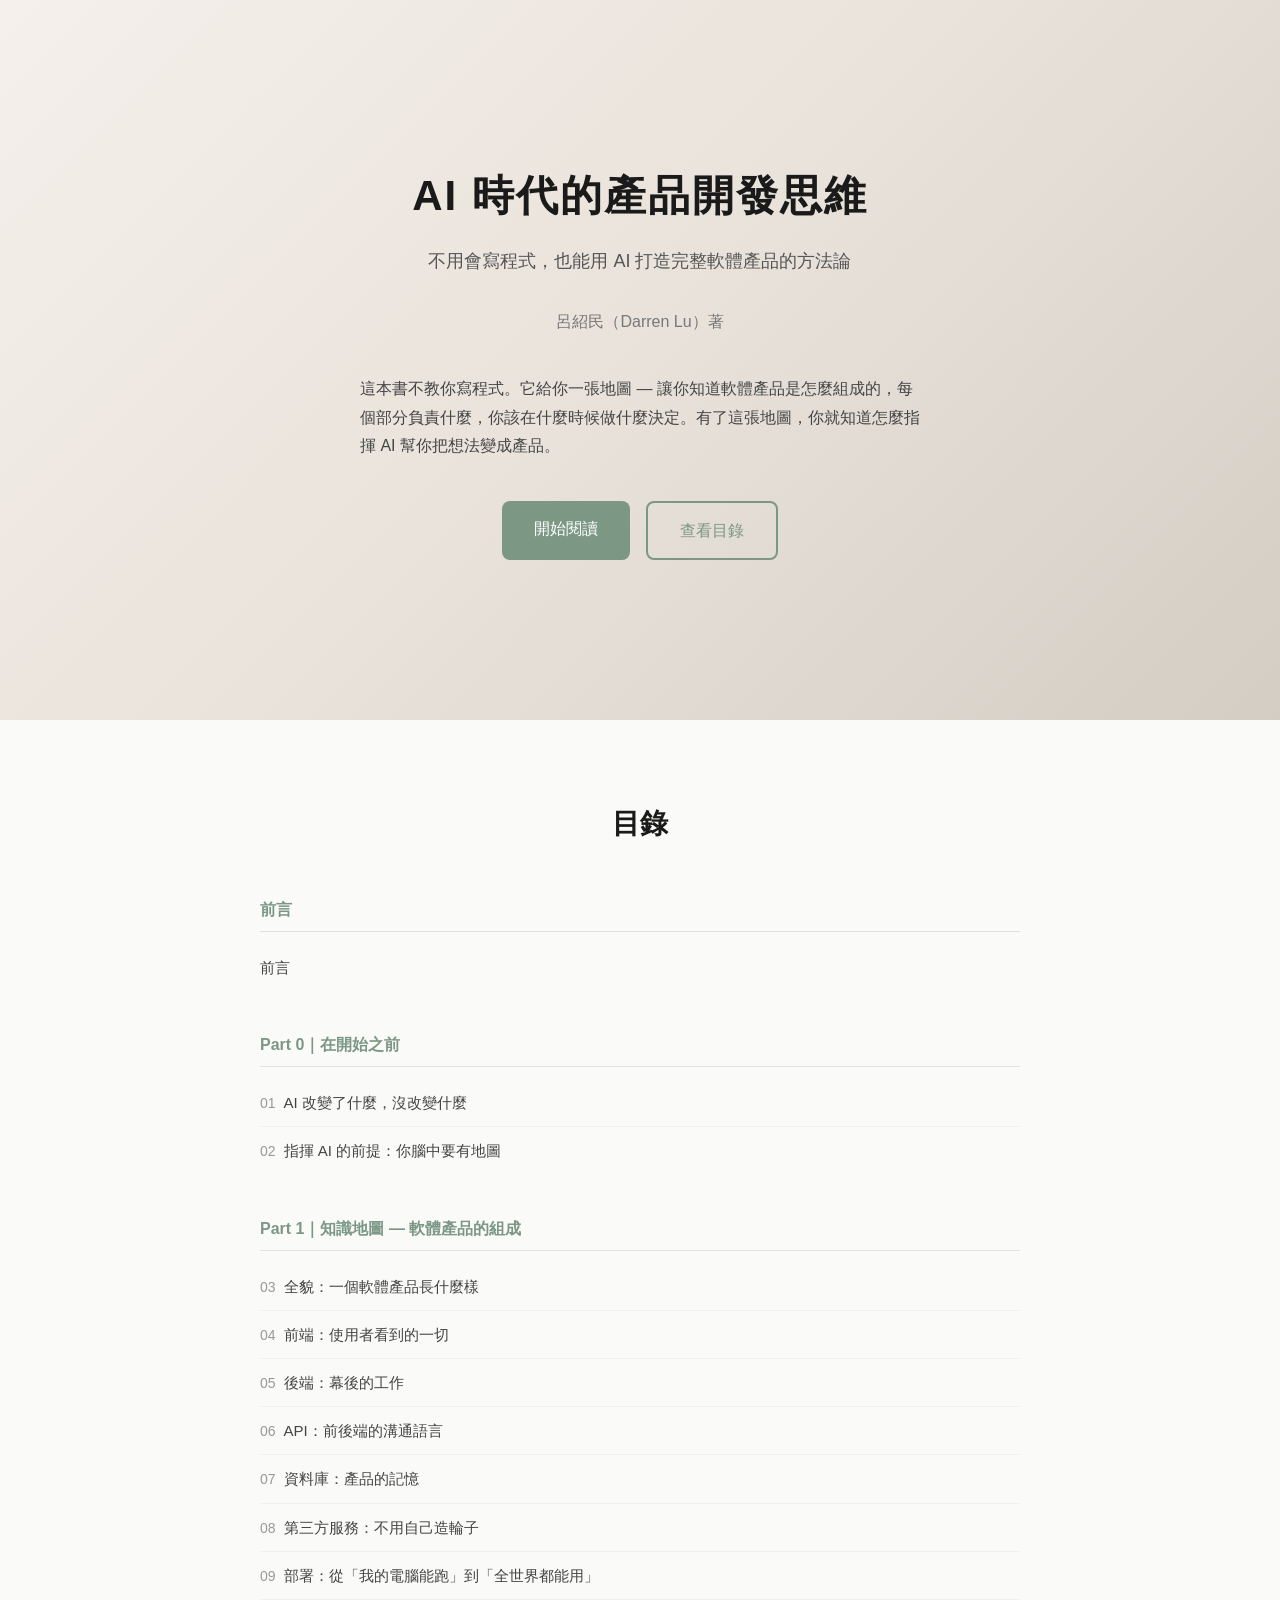
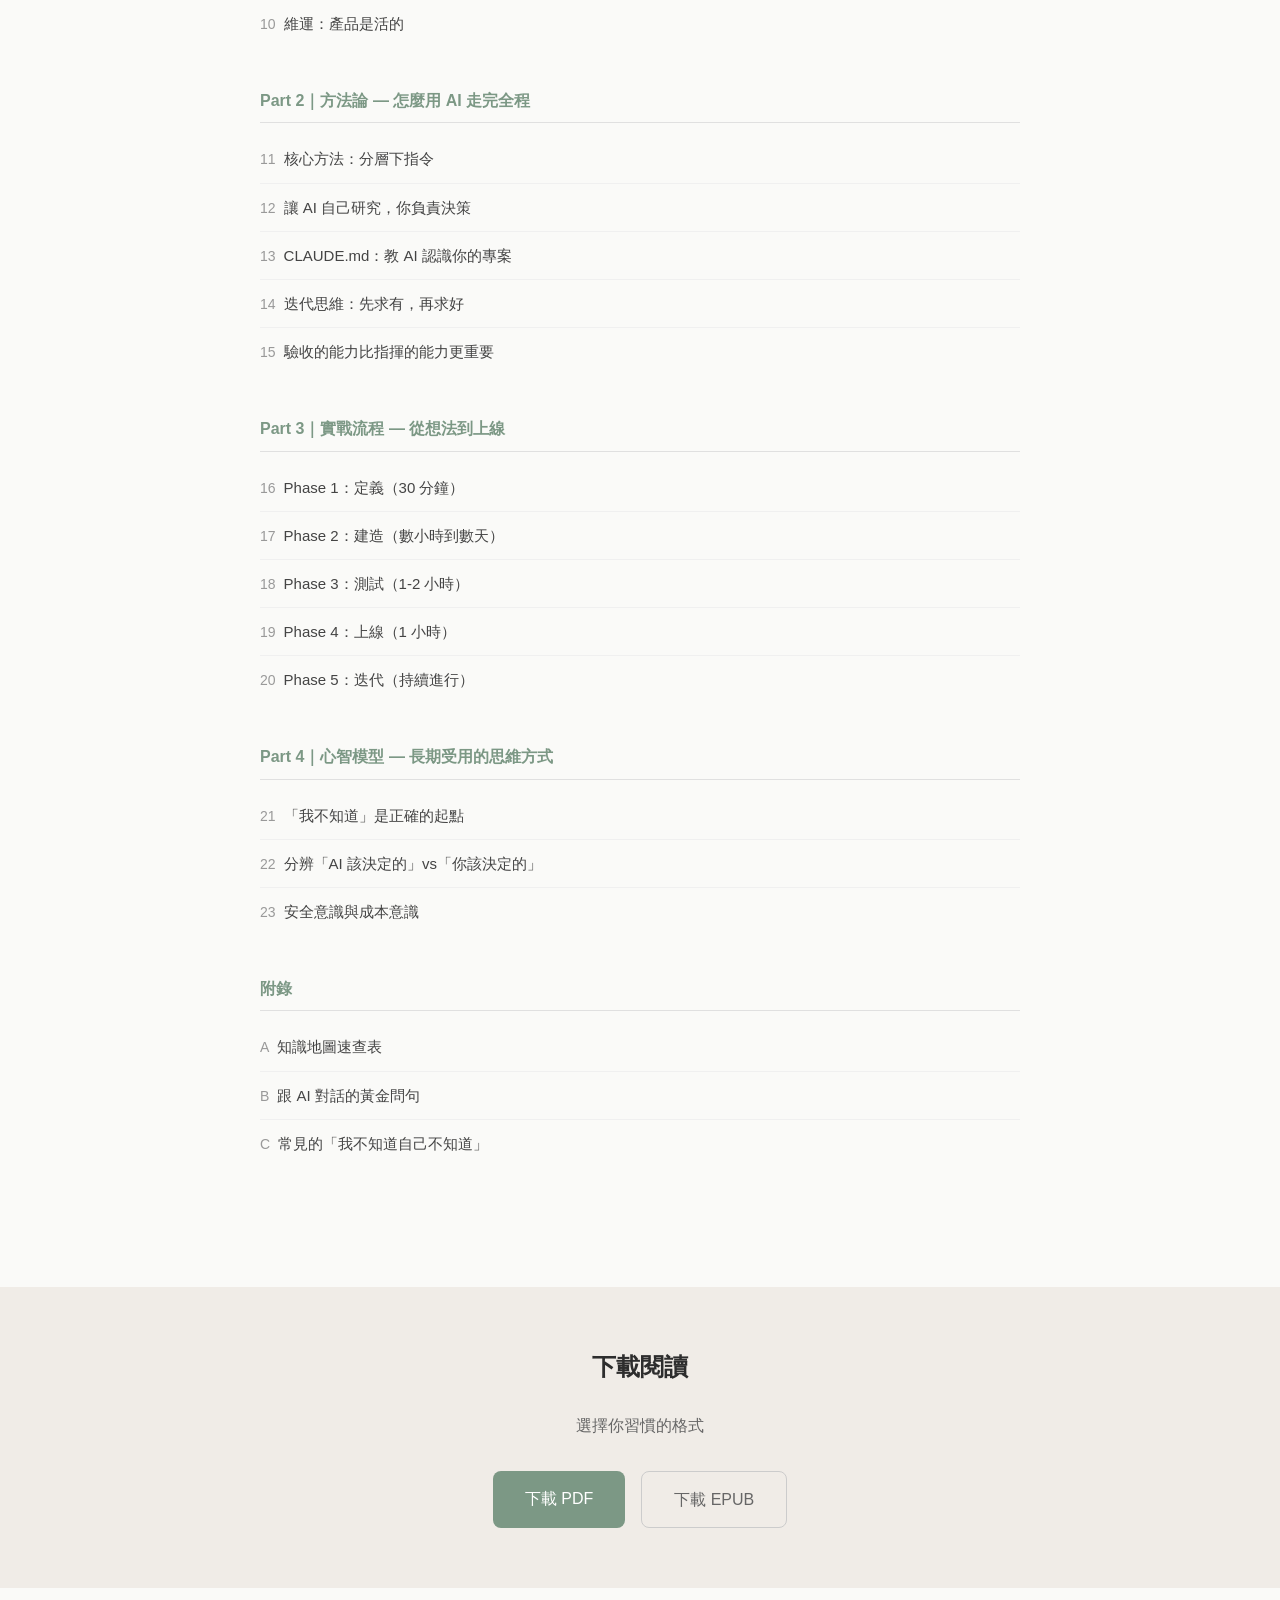
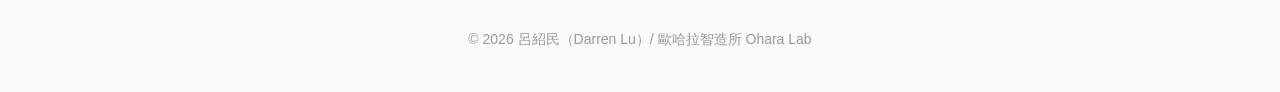
<file: website/index.html>
<!DOCTYPE html>
<html lang="zh-TW">
<head>
<meta charset="UTF-8">
<meta name="viewport" content="width=device-width, initial-scale=1.0">
<title>AI 時代的產品開發思維 — 呂紹民</title>
<style>
  * { margin: 0; padding: 0; box-sizing: border-box; }
  body {
    font-family: "PingFang TC", "Noto Sans TC", "Microsoft JhengHei", sans-serif;
    color: #2d2d2d; background: #fafaf8; line-height: 1.7;
  }
  .hero {
    min-height: 80vh; display: flex; align-items: center; justify-content: center;
    background: linear-gradient(135deg, #f5f0eb 0%, #e8e2da 50%, #d4cdc4 100%);
    text-align: center; padding: 60px 20px;
  }
  .hero-inner { max-width: 700px; }
  .hero h1 { font-size: 42px; font-weight: 700; color: #1a1a1a; margin-bottom: 16px; letter-spacing: 2px; }
  .hero .subtitle { font-size: 18px; color: #555; margin-bottom: 32px; line-height: 1.6; }
  .hero .author { font-size: 16px; color: #777; margin-bottom: 40px; }
  .hero .desc { font-size: 16px; color: #444; line-height: 1.8; margin-bottom: 40px; text-align: left; max-width: 560px; margin-left: auto; margin-right: auto; }
  .btn-group { display: flex; gap: 16px; justify-content: center; flex-wrap: wrap; }
  .btn {
    display: inline-block; padding: 14px 32px; border-radius: 8px;
    text-decoration: none; font-size: 16px; font-weight: 500; transition: all 0.2s;
  }
  .btn-primary { background: #7c9885; color: #fff; }
  .btn-primary:hover { background: #6a8573; }
  .btn-secondary { background: transparent; color: #7c9885; border: 2px solid #7c9885; }
  .btn-secondary:hover { background: #7c9885; color: #fff; }
  .btn-outline { background: transparent; color: #666; border: 1px solid #ccc; }
  .btn-outline:hover { border-color: #999; color: #333; }

  .toc-section { max-width: 800px; margin: 0 auto; padding: 80px 20px; }
  .toc-section h2 { font-size: 28px; text-align: center; margin-bottom: 48px; color: #1a1a1a; }
  .part-group { margin-bottom: 40px; }
  .part-title { font-size: 16px; font-weight: 600; color: #7c9885; margin-bottom: 12px; padding-bottom: 8px; border-bottom: 1px solid #e0e0e0; }
  .chapter-list { list-style: none; }
  .chapter-list li { padding: 10px 0; border-bottom: 1px solid #f0f0f0; }
  .chapter-list li:last-child { border-bottom: none; }
  .chapter-list a { text-decoration: none; color: #444; font-size: 15px; transition: color 0.2s; }
  .chapter-list a:hover { color: #7c9885; }
  .chapter-list .ch-num { color: #999; margin-right: 8px; font-size: 14px; }

  .download-section {
    background: #f0ece7; padding: 60px 20px; text-align: center;
  }
  .download-section h2 { font-size: 24px; margin-bottom: 24px; }
  .download-section p { color: #666; margin-bottom: 32px; }
  .download-group { display: flex; gap: 16px; justify-content: center; flex-wrap: wrap; }

  footer { text-align: center; padding: 40px 20px; color: #999; font-size: 14px; }

  @media (max-width: 600px) {
    .hero h1 { font-size: 28px; }
    .hero .subtitle { font-size: 15px; }
    .btn { padding: 12px 24px; font-size: 14px; }
  }
</style>
</head>
<body>

<section class="hero">
  <div class="hero-inner">
    <h1>AI 時代的產品開發思維</h1>
    <p class="subtitle">不用會寫程式，也能用 AI 打造完整軟體產品的方法論</p>
    <p class="author">呂紹民（Darren Lu）著</p>
    <p class="desc">
      這本書不教你寫程式。它給你一張地圖 — 讓你知道軟體產品是怎麼組成的，每個部分負責什麼，你該在什麼時候做什麼決定。有了這張地圖，你就知道怎麼指揮 AI 幫你把想法變成產品。
    </p>
    <div class="btn-group">
      <a href="read.html" class="btn btn-primary">開始閱讀</a>
      <a href="#toc" class="btn btn-secondary">查看目錄</a>
    </div>
  </div>
</section>

<section class="toc-section" id="toc">
  <h2>目錄</h2>

  <div class="part-group">
    <div class="part-title">前言</div>
    <ul class="chapter-list">
      <li><a href="read.html#preface">前言</a></li>
    </ul>
  </div>

  <div class="part-group">
    <div class="part-title">Part 0｜在開始之前</div>
    <ul class="chapter-list">
      <li><a href="read.html#ch1"><span class="ch-num">01</span>AI 改變了什麼，沒改變什麼</a></li>
      <li><a href="read.html#ch2"><span class="ch-num">02</span>指揮 AI 的前提：你腦中要有地圖</a></li>
    </ul>
  </div>

  <div class="part-group">
    <div class="part-title">Part 1｜知識地圖 — 軟體產品的組成</div>
    <ul class="chapter-list">
      <li><a href="read.html#ch3"><span class="ch-num">03</span>全貌：一個軟體產品長什麼樣</a></li>
      <li><a href="read.html#ch4"><span class="ch-num">04</span>前端：使用者看到的一切</a></li>
      <li><a href="read.html#ch5"><span class="ch-num">05</span>後端：幕後的工作</a></li>
      <li><a href="read.html#ch6"><span class="ch-num">06</span>API：前後端的溝通語言</a></li>
      <li><a href="read.html#ch7"><span class="ch-num">07</span>資料庫：產品的記憶</a></li>
      <li><a href="read.html#ch8"><span class="ch-num">08</span>第三方服務：不用自己造輪子</a></li>
      <li><a href="read.html#ch9"><span class="ch-num">09</span>部署：從「我的電腦能跑」到「全世界都能用」</a></li>
      <li><a href="read.html#ch10"><span class="ch-num">10</span>維運：產品是活的</a></li>
    </ul>
  </div>

  <div class="part-group">
    <div class="part-title">Part 2｜方法論 — 怎麼用 AI 走完全程</div>
    <ul class="chapter-list">
      <li><a href="read.html#ch11"><span class="ch-num">11</span>核心方法：分層下指令</a></li>
      <li><a href="read.html#ch12"><span class="ch-num">12</span>讓 AI 自己研究，你負責決策</a></li>
      <li><a href="read.html#ch13"><span class="ch-num">13</span>CLAUDE.md：教 AI 認識你的專案</a></li>
      <li><a href="read.html#ch14"><span class="ch-num">14</span>迭代思維：先求有，再求好</a></li>
      <li><a href="read.html#ch15"><span class="ch-num">15</span>驗收的能力比指揮的能力更重要</a></li>
    </ul>
  </div>

  <div class="part-group">
    <div class="part-title">Part 3｜實戰流程 — 從想法到上線</div>
    <ul class="chapter-list">
      <li><a href="read.html#ch16"><span class="ch-num">16</span>Phase 1：定義（30 分鐘）</a></li>
      <li><a href="read.html#ch17"><span class="ch-num">17</span>Phase 2：建造（數小時到數天）</a></li>
      <li><a href="read.html#ch18"><span class="ch-num">18</span>Phase 3：測試（1-2 小時）</a></li>
      <li><a href="read.html#ch19"><span class="ch-num">19</span>Phase 4：上線（1 小時）</a></li>
      <li><a href="read.html#ch20"><span class="ch-num">20</span>Phase 5：迭代（持續進行）</a></li>
    </ul>
  </div>

  <div class="part-group">
    <div class="part-title">Part 4｜心智模型 — 長期受用的思維方式</div>
    <ul class="chapter-list">
      <li><a href="read.html#ch21"><span class="ch-num">21</span>「我不知道」是正確的起點</a></li>
      <li><a href="read.html#ch22"><span class="ch-num">22</span>分辨「AI 該決定的」vs「你該決定的」</a></li>
      <li><a href="read.html#ch23"><span class="ch-num">23</span>安全意識與成本意識</a></li>
    </ul>
  </div>

  <div class="part-group">
    <div class="part-title">附錄</div>
    <ul class="chapter-list">
      <li><a href="read.html#appendix-a"><span class="ch-num">A</span>知識地圖速查表</a></li>
      <li><a href="read.html#appendix-b"><span class="ch-num">B</span>跟 AI 對話的黃金問句</a></li>
      <li><a href="read.html#appendix-c"><span class="ch-num">C</span>常見的「我不知道自己不知道」</a></li>
    </ul>
  </div>
</section>

<section class="download-section" id="download">
  <h2>下載閱讀</h2>
  <p>選擇你習慣的格式</p>
  <div class="download-group">
    <a href="../AI時代的產品開發思維.pdf" class="btn btn-primary" download>下載 PDF</a>
    <a href="../AI時代的產品開發思維.epub" class="btn btn-outline" download>下載 EPUB</a>
  </div>
</section>

<footer>
  <p>&copy; 2026 呂紹民（Darren Lu）/ 歐哈拉智造所 Ohara Lab</p>
</footer>

</body>
</html>
</file>
